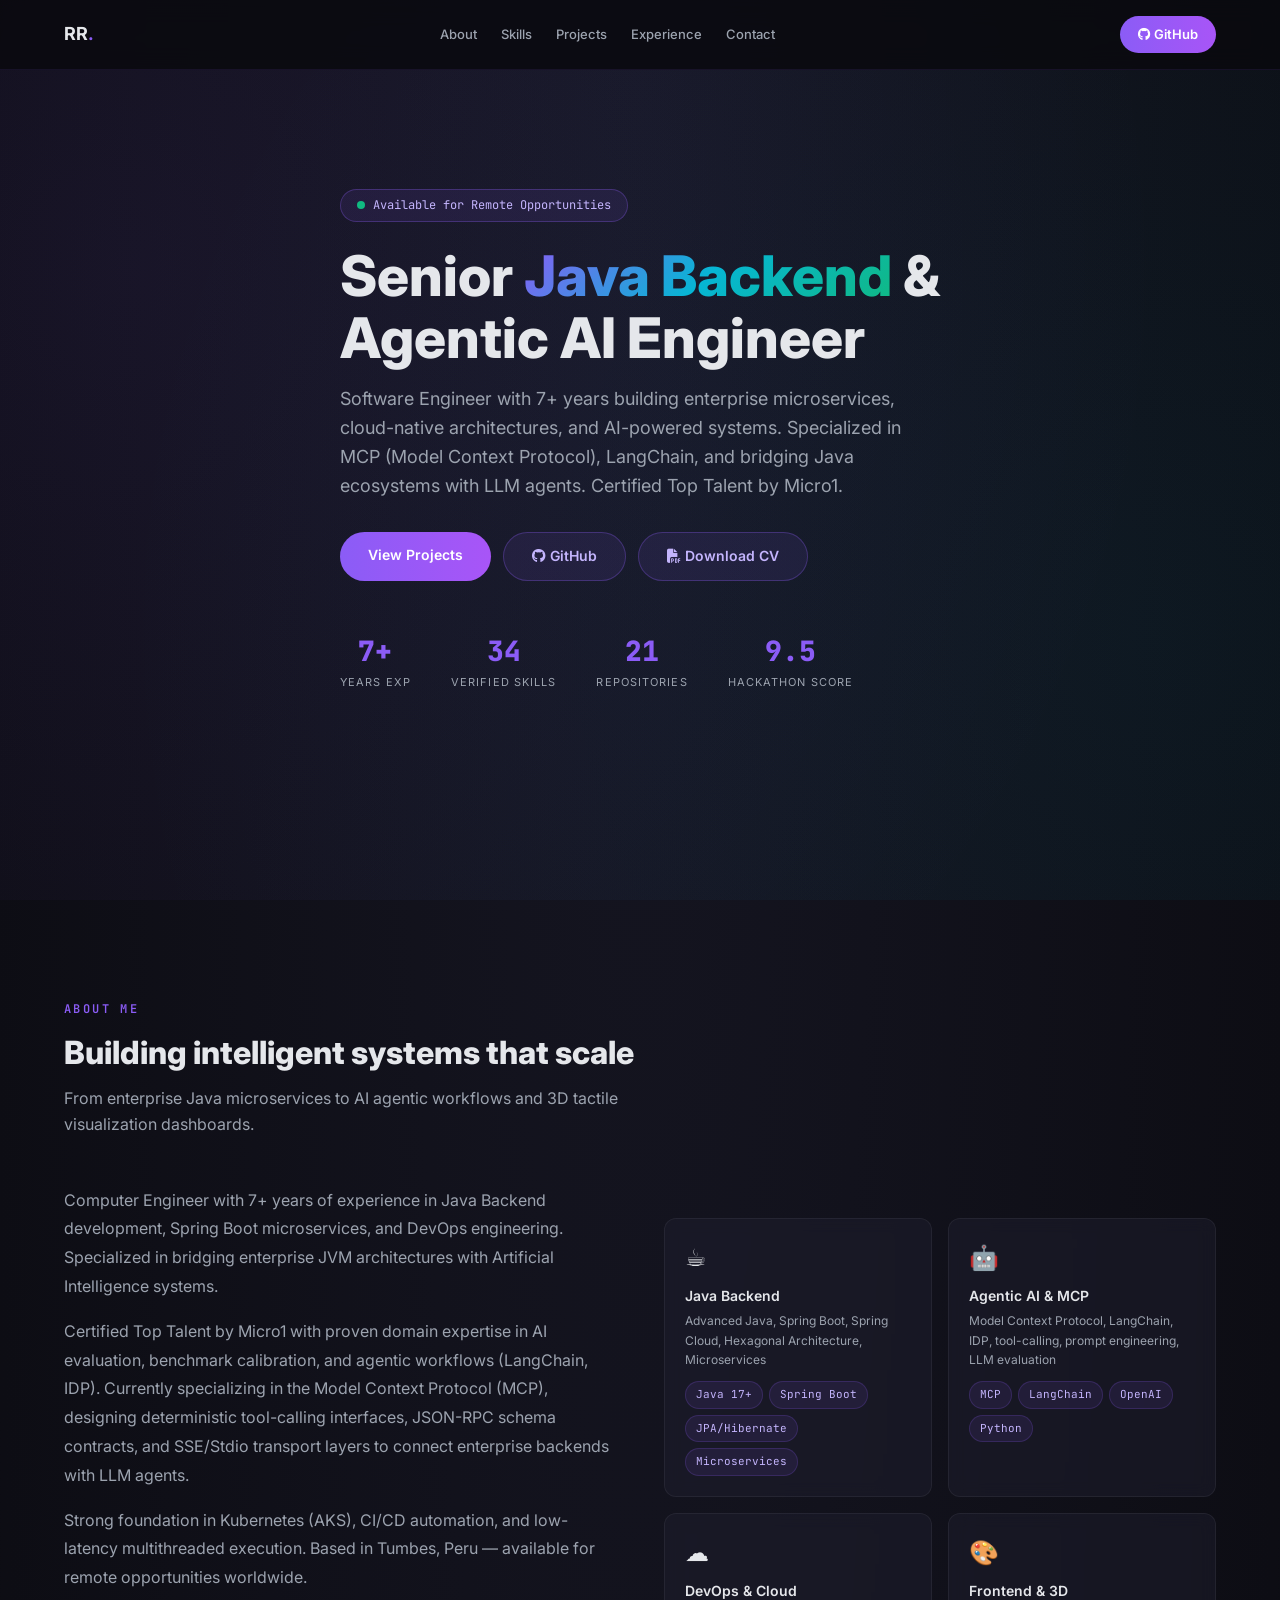
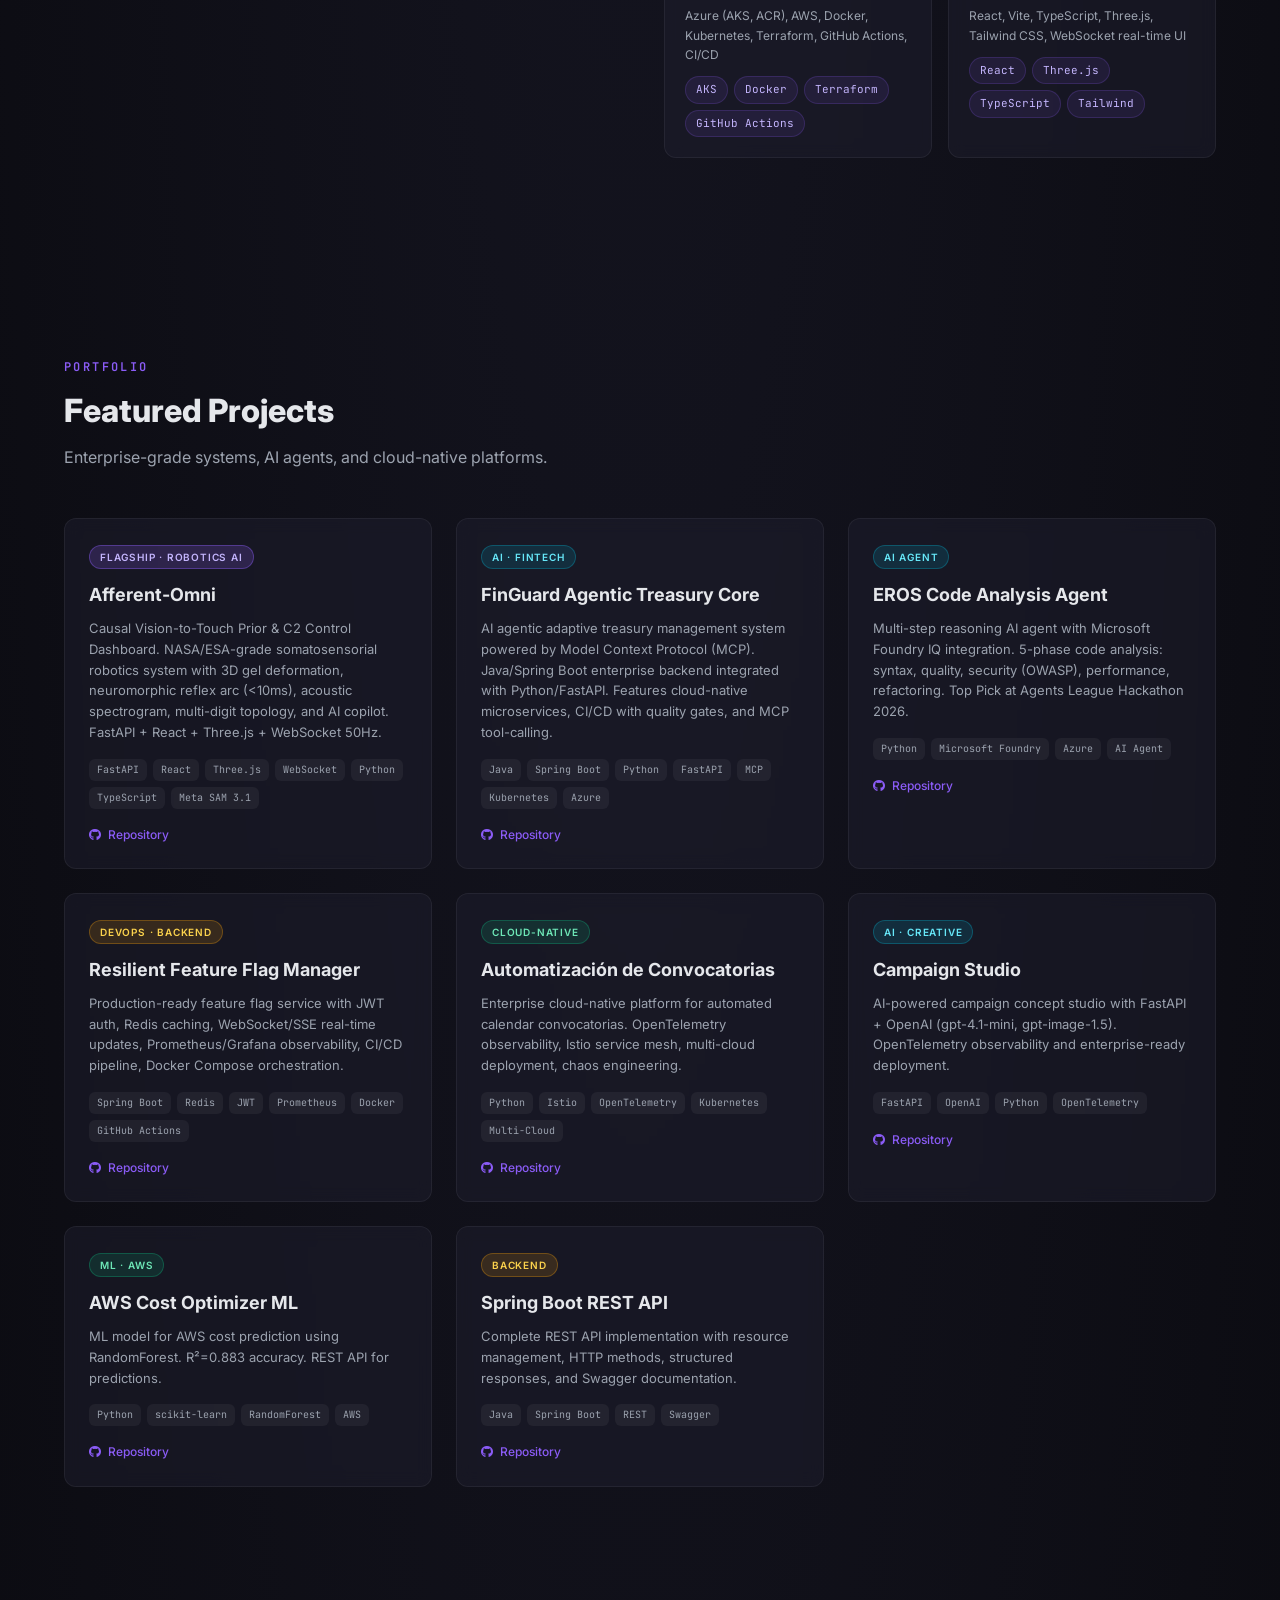
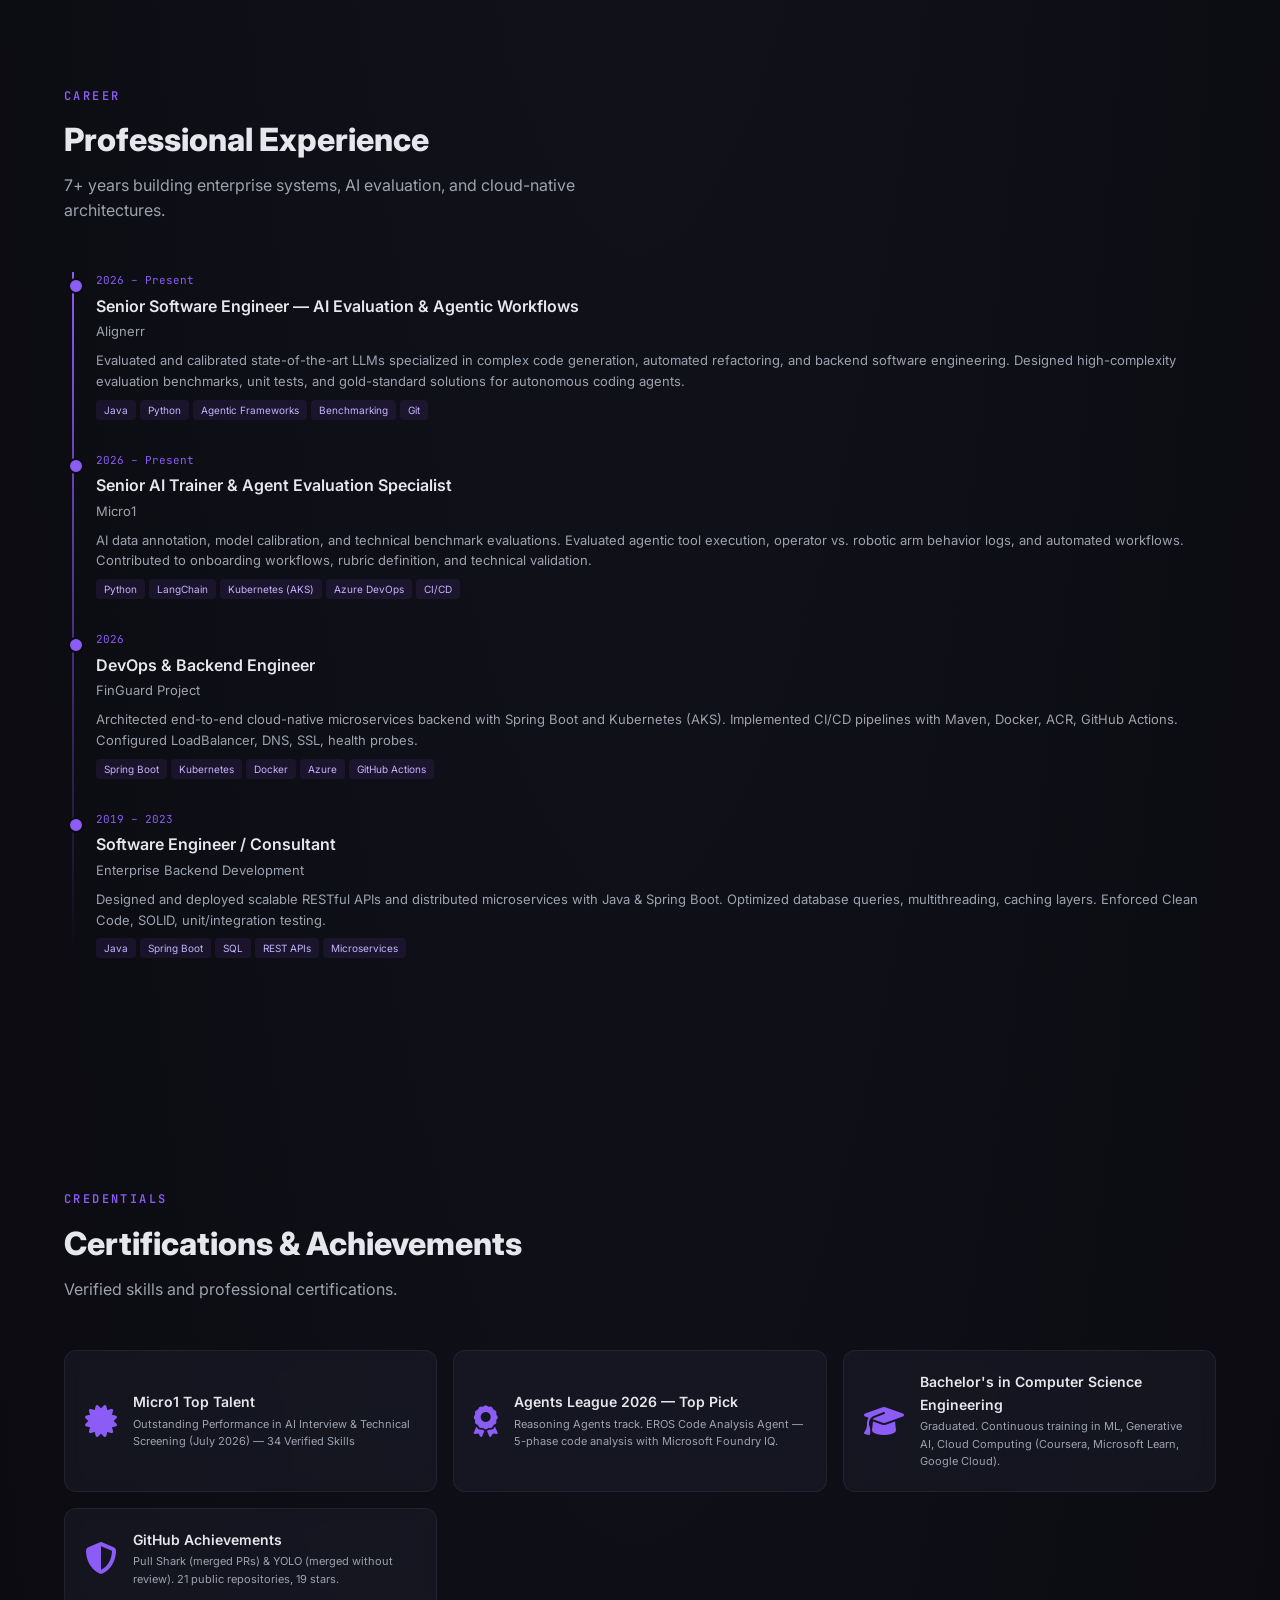
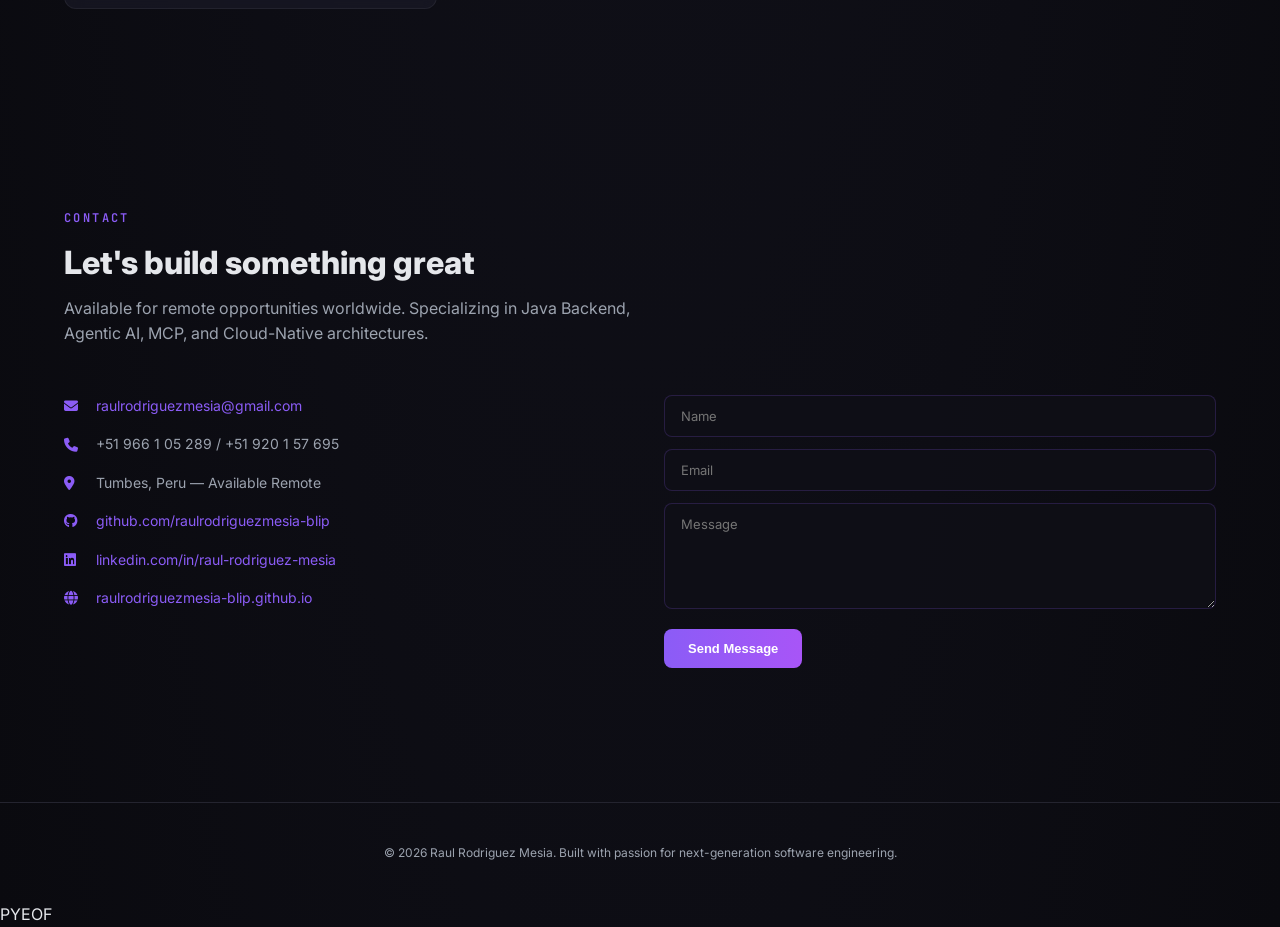
<file: index.html>
<!DOCTYPE html>
<html lang="en">
<head>
  <meta charset="UTF-8">
  <meta name="viewport" content="width=device-width, initial-scale=1.0">
  <title>Raul Rodriguez Mesia — Senior Java Backend & Agentic AI Engineer</title>
  <meta name="description" content="Senior Software Engineer specializing in Java/Spring Boot, MCP (Model Context Protocol), Agentic AI, DevOps, and Cloud-Native architectures. Certified Top Talent by Micro1.">
  <meta name="author" content="Raul Rodriguez Mesia">
  <link rel="preconnect" href="https://fonts.googleapis.com">
  <link rel="preconnect" href="https://fonts.gstatic.com" crossorigin>
  <link href="https://fonts.googleapis.com/css2?family=Inter:wght@300;400;500;600;700;800&family=JetBrains+Mono:wght@400;500;600&display=swap" rel="stylesheet">
  <link rel="stylesheet" href="https://cdnjs.cloudflare.com/ajax/libs/font-awesome/6.5.1/css/all.min.css">

  <style>
    :root {
      --bg: #0a0a0f;
      --panel: #12121a;
      --border: #24242f;
      --text: #e5e7eb;
      --sub: #9ca3af;
      --accent: #8b5cf6;
      --accent2: #06b6d4;
      --safe: #10b981;
      --caution: #f59e0b;
      --danger: #ef4444;
    }

    * { margin: 0; padding: 0; box-sizing: border-box; }
    html { scroll-behavior: smooth; }
    body {
      background: radial-gradient(ellipse at top, #151521, var(--bg));
      color: var(--text);
      font-family: 'Inter', system-ui, -apple-system, sans-serif;
      line-height: 1.6;
      overflow-x: hidden;
    }

    /* Glassmorphism */
    .glass {
      background: rgba(18, 18, 26, 0.7);
      backdrop-filter: blur(12px);
      border: 1px solid rgba(139, 92, 246, 0.15);
      border-radius: 16px;
    }
    .glass-card {
      background: rgba(30, 30, 46, 0.5);
      backdrop-filter: blur(8px);
      border: 1px solid rgba(255, 255, 255, 0.06);
      border-radius: 12px;
      transition: all 0.3s ease;
    }
    .glass-card:hover {
      border-color: rgba(139, 92, 246, 0.4);
      transform: translateY(-4px);
      box-shadow: 0 20px 40px -15px rgba(139, 92, 246, 0.2);
    }

    /* Navbar */
    .navbar {
      position: fixed; top: 0; left: 0; right: 0; z-index: 100;
      background: rgba(10, 10, 15, 0.85); backdrop-filter: blur(12px);
      border-bottom: 1px solid rgba(139, 92, 246, 0.1);
      padding: 16px 0;
    }
    .navbar .container { display: flex; justify-content: space-between; align-items: center; }
    .navbar .logo { font-size: 18px; font-weight: 700; color: var(--text); text-decoration: none; }
    .navbar .logo span { color: var(--accent); }
    .navbar nav { display: flex; gap: 24px; }
    .navbar nav a { color: var(--sub); text-decoration: none; font-size: 13px; font-weight: 500; transition: color 0.2s; }
    .navbar nav a:hover { color: var(--accent); }
    .navbar .cta-btn {
      background: linear-gradient(90deg, #8b5cf6, #a855f7); color: #fff;
      padding: 8px 18px; border-radius: 999px; font-size: 13px; font-weight: 600;
      text-decoration: none; transition: transform 0.2s, box-shadow 0.2s;
    }
    .navbar .cta-btn:hover { transform: scale(1.05); box-shadow: 0 0 20px rgba(139,92,246,0.4); }

    /* Container */
    .container { max-width: 1200px; margin: 0 auto; padding: 0 24px; }

    /* Hero */
    .hero { min-height: 100vh; display: flex; align-items: center; padding-top: 80px; position: relative; overflow: hidden; }
    .hero::before {
      content: ''; position: absolute; top: -50%; left: -50%; width: 200%; height: 200%;
      background: radial-gradient(circle at 30% 40%, rgba(139,92,246,0.08) 0%, transparent 50%),
                  radial-gradient(circle at 70% 60%, rgba(6,182,212,0.06) 0%, transparent 50%);
      animation: float 20s ease-in-out infinite;
    }
    @keyframes float { 0%,100% { transform: translate(0,0); } 50% { transform: translate(-2%,2%); } }
    .hero-content { position: relative; z-index: 1; max-width: 700px; }
    .hero-badge {
      display: inline-flex; align-items: center; gap: 8px;
      background: rgba(139,92,246,0.1); border: 1px solid rgba(139,92,246,0.3);
      border-radius: 999px; padding: 6px 16px; font-size: 12px; color: #c4b5fd;
      margin-bottom: 24px; font-family: 'JetBrains Mono', monospace;
    }
    .hero-badge .dot { width: 8px; height: 8px; border-radius: 50%; background: var(--safe); animation: pulse 2s infinite; }
    @keyframes pulse { 0%,100% { opacity: 1; } 50% { opacity: 0.4; } }
    .hero h1 { font-size: clamp(36px, 5vw, 56px); font-weight: 800; line-height: 1.1; margin-bottom: 16px; }
    .hero h1 .gradient { background: linear-gradient(135deg, #8b5cf6, #06b6d4, #10b981); -webkit-background-clip: text; -webkit-text-fill-color: transparent; background-clip: text; }
    .hero p { font-size: 18px; color: var(--sub); margin-bottom: 32px; max-width: 600px; }
    .hero-buttons { display: flex; gap: 12px; flex-wrap: wrap; }
    .btn-primary {
      background: linear-gradient(90deg, #8b5cf6, #a855f7); color: #fff;
      padding: 12px 28px; border-radius: 999px; font-weight: 600; font-size: 14px;
      text-decoration: none; transition: transform 0.2s, box-shadow 0.2s; border: none; cursor: pointer;
    }
    .btn-primary:hover { transform: scale(1.05); box-shadow: 0 0 30px rgba(139,92,246,0.4); }
    .btn-secondary {
      background: rgba(139,92,246,0.1); border: 1px solid rgba(139,92,246,0.3);
      color: #c4b5fd; padding: 12px 28px; border-radius: 999px; font-weight: 600; font-size: 14px;
      text-decoration: none; transition: all 0.2s;
    }
    .btn-secondary:hover { background: rgba(139,92,246,0.2); border-color: rgba(139,92,246,0.5); }
    .hero-stats { display: flex; gap: 40px; margin-top: 48px; }
    .hero-stats .stat { text-align: center; }
    .hero-stats .stat .number { font-size: 28px; font-weight: 800; color: var(--accent); font-family: 'JetBrains Mono', monospace; }
    .hero-stats .stat .label { font-size: 11px; color: var(--sub); text-transform: uppercase; letter-spacing: 0.1em; }

    /* Sections */
    section { padding: 100px 0; }
    .section-title { font-size: 32px; font-weight: 800; margin-bottom: 8px; }
    .section-subtitle { font-size: 16px; color: var(--sub); margin-bottom: 48px; max-width: 600px; }
    .section-label { font-size: 12px; color: var(--accent); text-transform: uppercase; letter-spacing: 0.2em; font-weight: 600; margin-bottom: 8px; font-family: 'JetBrains Mono', monospace; }

    /* About */
    .about-grid { display: grid; grid-template-columns: 1fr 1fr; gap: 48px; align-items: start; }
    .about-text { font-size: 16px; color: var(--sub); line-height: 1.8; }
    .about-text p { margin-bottom: 16px; }
    .skills-grid { display: grid; grid-template-columns: repeat(auto-fit, minmax(200px, 1fr)); gap: 16px; margin-top: 32px; }
    .skill-card { padding: 20px; }
    .skill-card .icon { font-size: 24px; margin-bottom: 8px; }
    .skill-card h4 { font-size: 14px; font-weight: 600; margin-bottom: 4px; }
    .skill-card p { font-size: 12px; color: var(--sub); }
    .skill-tags { display: flex; flex-wrap: wrap; gap: 6px; margin-top: 12px; }
    .skill-tag { font-size: 11px; padding: 4px 10px; border-radius: 999px; background: rgba(139,92,246,0.1); border: 1px solid rgba(139,92,246,0.2); color: #c4b5fd; font-family: 'JetBrains Mono', monospace; }

    /* Projects */
    .projects-grid { display: grid; grid-template-columns: repeat(auto-fit, minmax(350px, 1fr)); gap: 24px; }
    .project-card { padding: 24px; position: relative; overflow: hidden; }
    .project-card .badge { display: inline-block; font-size: 10px; padding: 3px 10px; border-radius: 999px; margin-bottom: 12px; font-weight: 600; text-transform: uppercase; letter-spacing: 0.08em; }
    .project-card .badge.flagship { background: rgba(139,92,246,0.2); color: #c4b5fd; border: 1px solid rgba(139,92,246,0.4); }
    .project-card .badge.ai { background: rgba(6,182,212,0.15); color: #67e8f9; border: 1px solid rgba(6,182,212,0.3); }
    .project-card .badge.cloud { background: rgba(16,185,129,0.15); color: #6ee7b7; border: 1px solid rgba(16,185,129,0.3); }
    .project-card .badge.java { background: rgba(245,158,11,0.15); color: #fcd34d; border: 1px solid rgba(245,158,11,0.3); }
    .project-card h3 { font-size: 18px; font-weight: 700; margin-bottom: 8px; }
    .project-card p { font-size: 13px; color: var(--sub); line-height: 1.6; margin-bottom: 16px; }
    .project-card .tech-stack { display: flex; flex-wrap: wrap; gap: 6px; margin-bottom: 16px; }
    .project-card .tech-stack span { font-size: 10px; padding: 3px 8px; border-radius: 6px; background: rgba(255,255,255,0.05); color: #9ca3af; font-family: 'JetBrains Mono', monospace; }
    .project-card .links { display: flex; gap: 12px; }
    .project-card .links a { font-size: 12px; color: var(--accent); text-decoration: none; font-weight: 500; transition: color 0.2s; }
    .project-card .links a:hover { color: #c4b5fd; }
    .project-card .links a i { margin-right: 4px; }

    /* Experience */
    .timeline { position: relative; padding-left: 32px; }
    .timeline::before { content: ''; position: absolute; left: 8px; top: 0; bottom: 0; width: 2px; background: linear-gradient(180deg, var(--accent), transparent); }
    .timeline-item { position: relative; margin-bottom: 32px; }
    .timeline-item::before { content: ''; position: absolute; left: -28px; top: 6px; width: 12px; height: 12px; border-radius: 50%; background: var(--accent); border: 2px solid var(--bg); }
    .timeline-item .date { font-size: 11px; color: var(--accent); font-family: 'JetBrains Mono', monospace; margin-bottom: 4px; }
    .timeline-item h4 { font-size: 16px; font-weight: 600; margin-bottom: 2px; }
    .timeline-item .company { font-size: 13px; color: var(--sub); margin-bottom: 8px; }
    .timeline-item p { font-size: 13px; color: var(--sub); line-height: 1.6; }
    .timeline-item .tech { display: flex; flex-wrap: wrap; gap: 4px; margin-top: 8px; }
    .timeline-item .tech span { font-size: 10px; padding: 2px 8px; border-radius: 4px; background: rgba(139,92,246,0.1); color: #c4b5fd; }

    /* Certifications */
    .certs-grid { display: grid; grid-template-columns: repeat(auto-fit, minmax(280px, 1fr)); gap: 16px; }
    .cert-card { padding: 20px; display: flex; align-items: center; gap: 16px; }
    .cert-card .icon { font-size: 32px; color: var(--accent); }
    .cert-card h4 { font-size: 14px; font-weight: 600; margin-bottom: 2px; }
    .cert-card p { font-size: 11px; color: var(--sub); }

    /* Contact */
    .contact-grid { display: grid; grid-template-columns: 1fr 1fr; gap: 48px; }
    .contact-info { display: flex; flex-direction: column; gap: 16px; }
    .contact-item { display: flex; align-items: center; gap: 12px; font-size: 14px; color: var(--sub); }
    .contact-item i { color: var(--accent); width: 20px; }
    .contact-item a { color: var(--accent); text-decoration: none; }
    .contact-form input, .contact-form textarea {
      width: 100%; background: rgba(15,15,23,0.9); border: 1px solid rgba(139,92,246,0.2);
      border-radius: 8px; padding: 12px 16px; color: var(--text); font-size: 13px;
      font-family: 'Inter', sans-serif; margin-bottom: 12px; transition: border-color 0.2s;
    }
    .contact-form input:focus, .contact-form textarea:focus { outline: none; border-color: rgba(139,92,246,0.5); }
    .contact-form button {
      background: linear-gradient(90deg, #8b5cf6, #a855f7); color: #fff;
      border: none; border-radius: 8px; padding: 12px 24px; font-weight: 600; font-size: 13px;
      cursor: pointer; transition: transform 0.2s, box-shadow 0.2s;
    }
    .contact-form button:hover { transform: scale(1.02); box-shadow: 0 0 20px rgba(139,92,246,0.3); }

    /* Footer */
    footer { padding: 40px 0; border-top: 1px solid var(--border); text-align: center; }
    footer p { font-size: 12px; color: var(--sub); }

    /* Responsive */
    @media (max-width: 768px) {
      .about-grid, .contact-grid { grid-template-columns: 1fr; }
      .hero-stats { gap: 20px; }
      .navbar nav { display: none; }
      .projects-grid { grid-template-columns: 1fr; }
    }

    /* Animations */
    .fade-in { opacity: 0; transform: translateY(20px); animation: fadeInUp 0.6s ease forwards; }
    @keyframes fadeInUp { to { opacity: 1; transform: translateY(0); } }
    .delay-1 { animation-delay: 0.1s; }
    .delay-2 { animation-delay: 0.2s; }
    .delay-3 { animation-delay: 0.3s; }
    .delay-4 { animation-delay: 0.4s; }

    /* Scrollbar */
    ::-webkit-scrollbar { width: 6px; }
    ::-webkit-scrollbar-track { background: var(--bg); }
    ::-webkit-scrollbar-thumb { background: rgba(139,92,246,0.3); border-radius: 4px; }
  </style>
</head>
<body>

  <!-- Navbar -->
  <nav class="navbar">
    <div class="container">
      <a href="#inicio" class="logo">RR<span>.</span></a>
      <nav>
        <a href="#sobre-mi">About</a>
        <a href="#skills">Skills</a>
        <a href="#proyectos">Projects</a>
        <a href="#experiencia">Experience</a>
        <a href="#contacto">Contact</a>
      </nav>
      <a href="https://github.com/raulrodriguezmesia-blip" target="_blank" class="cta-btn">
        <i class="fab fa-github"></i> GitHub
      </a>
    </div>
  </nav>

  <!-- Hero -->
  <section class="hero" id="inicio">
    <div class="container">
      <div class="hero-content fade-in">
        <div class="hero-badge">
          <span class="dot"></span>
          Available for Remote Opportunities
        </div>
        <h1>
          Senior <span class="gradient">Java Backend</span> &<br>
          Agentic AI Engineer
        </h1>
        <p>
          Software Engineer with 7+ years building enterprise microservices, cloud-native architectures, and AI-powered systems. Specialized in MCP (Model Context Protocol), LangChain, and bridging Java ecosystems with LLM agents. Certified Top Talent by Micro1.
        </p>
        <div class="hero-buttons">
          <a href="#proyectos" class="btn-primary">View Projects</a>
          <a href="https://github.com/raulrodriguezmesia-blip" target="_blank" class="btn-secondary">
            <i class="fab fa-github"></i> GitHub
          </a>
          <a href="https://raulrodriguezmesia-blip.github.io/Raul_Rodriguez_Mesia_CV.pdf" target="_blank" class="btn-secondary">
            <i class="fas fa-file-pdf"></i> Download CV
          </a>
        </div>
        <div class="hero-stats">
          <div class="stat">
            <div class="number">7+</div>
            <div class="label">Years Exp</div>
          </div>
          <div class="stat">
            <div class="number">34</div>
            <div class="label">Verified Skills</div>
          </div>
          <div class="stat">
            <div class="number">21</div>
            <div class="label">Repositories</div>
          </div>
          <div class="stat">
            <div class="number">9.5</div>
            <div class="label">Hackathon Score</div>
          </div>
        </div>
      </div>
    </div>
  </section>

  <!-- About -->
  <section id="sobre-mi" style="padding: 100px 0;">
    <div class="container">
      <div class="section-label">About Me</div>
      <h2 class="section-title">Building intelligent systems that scale</h2>
      <p class="section-subtitle">From enterprise Java microservices to AI agentic workflows and 3D tactile visualization dashboards.</p>
      <div class="about-grid">
        <div class="about-text">
          <p>
            Computer Engineer with 7+ years of experience in Java Backend development, Spring Boot microservices, and DevOps engineering. Specialized in bridging enterprise JVM architectures with Artificial Intelligence systems.
          </p>
          <p>
            Certified Top Talent by Micro1 with proven domain expertise in AI evaluation, benchmark calibration, and agentic workflows (LangChain, IDP). Currently specializing in the Model Context Protocol (MCP), designing deterministic tool-calling interfaces, JSON-RPC schema contracts, and SSE/Stdio transport layers to connect enterprise backends with LLM agents.
          </p>
          <p>
            Strong foundation in Kubernetes (AKS), CI/CD automation, and low-latency multithreaded execution. Based in Tumbes, Peru — available for remote opportunities worldwide.
          </p>
        </div>
        <div>
          <div class="skills-grid">
            <div class="glass-card skill-card">
              <div class="icon">☕</div>
              <h4>Java Backend</h4>
              <p>Advanced Java, Spring Boot, Spring Cloud, Hexagonal Architecture, Microservices</p>
              <div class="skill-tags">
                <span class="skill-tag">Java 17+</span>
                <span class="skill-tag">Spring Boot</span>
                <span class="skill-tag">JPA/Hibernate</span>
                <span class="skill-tag">Microservices</span>
              </div>
            </div>
            <div class="glass-card skill-card">
              <div class="icon">🤖</div>
              <h4>Agentic AI & MCP</h4>
              <p>Model Context Protocol, LangChain, IDP, tool-calling, prompt engineering, LLM evaluation</p>
              <div class="skill-tags">
                <span class="skill-tag">MCP</span>
                <span class="skill-tag">LangChain</span>
                <span class="skill-tag">OpenAI</span>
                <span class="skill-tag">Python</span>
              </div>
            </div>
            <div class="glass-card skill-card">
              <div class="icon">☁️</div>
              <h4>DevOps & Cloud</h4>
              <p>Azure (AKS, ACR), AWS, Docker, Kubernetes, Terraform, GitHub Actions, CI/CD</p>
              <div class="skill-tags">
                <span class="skill-tag">AKS</span>
                <span class="skill-tag">Docker</span>
                <span class="skill-tag">Terraform</span>
                <span class="skill-tag">GitHub Actions</span>
              </div>
            </div>
            <div class="glass-card skill-card">
              <div class="icon">🎨</div>
              <h4>Frontend & 3D</h4>
              <p>React, Vite, TypeScript, Three.js, Tailwind CSS, WebSocket real-time UI</p>
              <div class="skill-tags">
                <span class="skill-tag">React</span>
                <span class="skill-tag">Three.js</span>
                <span class="skill-tag">TypeScript</span>
                <span class="skill-tag">Tailwind</span>
              </div>
            </div>
          </div>
        </div>
      </div>
    </div>
  </section>

  <!-- Projects -->
  <section id="proyectos" style="padding: 100px 0;">
    <div class="container">
      <div class="section-label">Portfolio</div>
      <h2 class="section-title">Featured Projects</h2>
      <p class="section-subtitle">Enterprise-grade systems, AI agents, and cloud-native platforms.</p>
      <div class="projects-grid">
        <!-- Afferent-Omni (Flagship) -->
        <div class="glass-card project-card fade-in">
          <span class="badge flagship">Flagship · Robotics AI</span>
          <h3>Afferent-Omni</h3>
          <p>Causal Vision-to-Touch Prior & C2 Control Dashboard. NASA/ESA-grade somatosensorial robotics system with 3D gel deformation, neuromorphic reflex arc (<10ms), acoustic spectrogram, multi-digit topology, and AI copilot. FastAPI + React + Three.js + WebSocket 50Hz.</p>
          <div class="tech-stack">
            <span>FastAPI</span><span>React</span><span>Three.js</span><span>WebSocket</span><span>Python</span><span>TypeScript</span><span>Meta SAM 3.1</span>
          </div>
          <div class="links">
            <a href="https://github.com/raulrodriguezmesia-blip/afferent-omni" target="_blank"><i class="fab fa-github"></i> Repository</a>
          </div>
        </div>

        <!-- FinGuard -->
        <div class="glass-card project-card fade-in delay-1">
          <span class="badge ai">AI · Fintech</span>
          <h3>FinGuard Agentic Treasury Core</h3>
          <p>AI agentic adaptive treasury management system powered by Model Context Protocol (MCP). Java/Spring Boot enterprise backend integrated with Python/FastAPI. Features cloud-native microservices, CI/CD with quality gates, and MCP tool-calling.</p>
          <div class="tech-stack">
            <span>Java</span><span>Spring Boot</span><span>Python</span><span>FastAPI</span><span>MCP</span><span>Kubernetes</span><span>Azure</span>
          </div>
          <div class="links">
            <a href="https://github.com/raulrodriguezmesia-blip/finguard-agentic-core" target="_blank"><i class="fab fa-github"></i> Repository</a>
          </div>
        </div>

        <!-- EROS -->
        <div class="glass-card project-card fade-in delay-2">
          <span class="badge ai">AI Agent</span>
          <h3>EROS Code Analysis Agent</h3>
          <p>Multi-step reasoning AI agent with Microsoft Foundry IQ integration. 5-phase code analysis: syntax, quality, security (OWASP), performance, refactoring. Top Pick at Agents League Hackathon 2026.</p>
          <div class="tech-stack">
            <span>Python</span><span>Microsoft Foundry</span><span>Azure</span><span>AI Agent</span>
          </div>
          <div class="links">
            <a href="https://github.com/raulrodriguezmesia-blip/eros-code-analysis-agent" target="_blank"><i class="fab fa-github"></i> Repository</a>
          </div>
        </div>

        <!-- Spring Boot Feature Flag -->
        <div class="glass-card project-card fade-in delay-3">
          <span class="badge java">DevOps · Backend</span>
          <h3>Resilient Feature Flag Manager</h3>
          <p>Production-ready feature flag service with JWT auth, Redis caching, WebSocket/SSE real-time updates, Prometheus/Grafana observability, CI/CD pipeline, Docker Compose orchestration.</p>
          <div class="tech-stack">
            <span>Spring Boot</span><span>Redis</span><span>JWT</span><span>Prometheus</span><span>Docker</span><span>GitHub Actions</span>
          </div>
          <div class="links">
            <a href="https://github.com/raulrodriguezmesia-blip/springboot-feature-flag" target="_blank"><i class="fab fa-github"></i> Repository</a>
          </div>
        </div>

        <!-- Automatizacion Convocatorias -->
        <div class="glass-card project-card fade-in delay-4">
          <span class="badge cloud">Cloud-Native</span>
          <h3>Automatización de Convocatorias</h3>
          <p>Enterprise cloud-native platform for automated calendar convocatorias. OpenTelemetry observability, Istio service mesh, multi-cloud deployment, chaos engineering.</p>
          <div class="tech-stack">
            <span>Python</span><span>Istio</span><span>OpenTelemetry</span><span>Kubernetes</span><span>Multi-Cloud</span>
          </div>
          <div class="links">
            <a href="https://github.com/raulrodriguezmesia-blip/automatizacion-convocatorias" target="_blank"><i class="fab fa-github"></i> Repository</a>
          </div>
        </div>

        <!-- Campaign Studio -->
        <div class="glass-card project-card fade-in">
          <span class="badge ai">AI · Creative</span>
          <h3>Campaign Studio</h3>
          <p>AI-powered campaign concept studio with FastAPI + OpenAI (gpt-4.1-mini, gpt-image-1.5). OpenTelemetry observability and enterprise-ready deployment.</p>
          <div class="tech-stack">
            <span>FastAPI</span><span>OpenAI</span><span>Python</span><span>OpenTelemetry</span>
          </div>
          <div class="links">
            <a href="https://github.com/raulrodriguezmesia-blip/campaign-studio" target="_blank"><i class="fab fa-github"></i> Repository</a>
          </div>
        </div>

        <!-- AWS Cost Optimizer -->
        <div class="glass-card project-card fade-in">
          <span class="badge cloud">ML · AWS</span>
          <h3>AWS Cost Optimizer ML</h3>
          <p>ML model for AWS cost prediction using RandomForest. R²=0.883 accuracy. REST API for predictions.</p>
          <div class="tech-stack">
            <span>Python</span><span>scikit-learn</span><span>RandomForest</span><span>AWS</span>
          </div>
          <div class="links">
            <a href="https://github.com/raulrodriguezmesia-blip/aws-cost-optimizer-ml" target="_blank"><i class="fab fa-github"></i> Repository</a>
          </div>
        </div>

        <!-- Spring Boot API -->
        <div class="glass-card project-card fade-in">
          <span class="badge java">Backend</span>
          <h3>Spring Boot REST API</h3>
          <p>Complete REST API implementation with resource management, HTTP methods, structured responses, and Swagger documentation.</p>
          <div class="tech-stack">
            <span>Java</span><span>Spring Boot</span><span>REST</span><span>Swagger</span>
          </div>
          <div class="links">
            <a href="https://github.com/raulrodriguezmesia-blip/springboot" target="_blank"><i class="fab fa-github"></i> Repository</a>
          </div>
        </div>
      </div>
    </div>
  </section>

  <!-- Experience -->
  <section id="experiencia" style="padding: 100px 0;">
    <div class="container">
      <div class="section-label">Career</div>
      <h2 class="section-title">Professional Experience</h2>
      <p class="section-subtitle">7+ years building enterprise systems, AI evaluation, and cloud-native architectures.</p>
      <div class="timeline">
        <div class="timeline-item fade-in">
          <div class="date">2026 – Present</div>
          <h4>Senior Software Engineer — AI Evaluation & Agentic Workflows</h4>
          <div class="company">Alignerr</div>
          <p>Evaluated and calibrated state-of-the-art LLMs specialized in complex code generation, automated refactoring, and backend software engineering. Designed high-complexity evaluation benchmarks, unit tests, and gold-standard solutions for autonomous coding agents.</p>
          <div class="tech">
            <span>Java</span><span>Python</span><span>Agentic Frameworks</span><span>Benchmarking</span><span>Git</span>
          </div>
        </div>
        <div class="timeline-item fade-in">
          <div class="date">2026 – Present</div>
          <h4>Senior AI Trainer & Agent Evaluation Specialist</h4>
          <div class="company">Micro1</div>
          <p>AI data annotation, model calibration, and technical benchmark evaluations. Evaluated agentic tool execution, operator vs. robotic arm behavior logs, and automated workflows. Contributed to onboarding workflows, rubric definition, and technical validation.</p>
          <div class="tech">
            <span>Python</span><span>LangChain</span><span>Kubernetes (AKS)</span><span>Azure DevOps</span><span>CI/CD</span>
          </div>
        </div>
        <div class="timeline-item fade-in">
          <div class="date">2026</div>
          <h4>DevOps & Backend Engineer</h4>
          <div class="company">FinGuard Project</div>
          <p>Architected end-to-end cloud-native microservices backend with Spring Boot and Kubernetes (AKS). Implemented CI/CD pipelines with Maven, Docker, ACR, GitHub Actions. Configured LoadBalancer, DNS, SSL, health probes.</p>
          <div class="tech">
            <span>Spring Boot</span><span>Kubernetes</span><span>Docker</span><span>Azure</span><span>GitHub Actions</span>
          </div>
        </div>
        <div class="timeline-item fade-in">
          <div class="date">2019 – 2023</div>
          <h4>Software Engineer / Consultant</h4>
          <div class="company">Enterprise Backend Development</div>
          <p>Designed and deployed scalable RESTful APIs and distributed microservices with Java & Spring Boot. Optimized database queries, multithreading, caching layers. Enforced Clean Code, SOLID, unit/integration testing.</p>
          <div class="tech">
            <span>Java</span><span>Spring Boot</span><span>SQL</span><span>REST APIs</span><span>Microservices</span>
          </div>
        </div>
      </div>
    </div>
  </section>

  <!-- Certifications -->
  <section style="padding: 100px 0;">
    <div class="container">
      <div class="section-label">Credentials</div>
      <h2 class="section-title">Certifications & Achievements</h2>
      <p class="section-subtitle">Verified skills and professional certifications.</p>
      <div class="certs-grid">
        <div class="glass-card cert-card fade-in">
          <div class="icon"><i class="fas fa-certificate"></i></div>
          <div>
            <h4>Micro1 Top Talent</h4>
            <p>Outstanding Performance in AI Interview & Technical Screening (July 2026) — 34 Verified Skills</p>
          </div>
        </div>
        <div class="glass-card cert-card fade-in delay-1">
          <div class="icon"><i class="fas fa-award"></i></div>
          <div>
            <h4>Agents League 2026 — Top Pick</h4>
            <p>Reasoning Agents track. EROS Code Analysis Agent — 5-phase code analysis with Microsoft Foundry IQ.</p>
          </div>
        </div>
        <div class="glass-card cert-card fade-in delay-2">
          <div class="icon"><i class="fas fa-graduation-cap"></i></div>
          <div>
            <h4>Bachelor's in Computer Science Engineering</h4>
            <p>Graduated. Continuous training in ML, Generative AI, Cloud Computing (Coursera, Microsoft Learn, Google Cloud).</p>
          </div>
        </div>
        <div class="glass-card cert-card fade-in delay-3">
          <div class="icon"><i class="fas fa-shield-alt"></i></div>
          <div>
            <h4>GitHub Achievements</h4>
            <p>Pull Shark (merged PRs) & YOLO (merged without review). 21 public repositories, 19 stars.</p>
          </div>
        </div>
      </div>
    </div>
  </section>

  <!-- Contact -->
  <section id="contacto" style="padding: 100px 0;">
    <div class="container">
      <div class="section-label">Contact</div>
      <h2 class="section-title">Let's build something great</h2>
      <p class="section-subtitle">Available for remote opportunities worldwide. Specializing in Java Backend, Agentic AI, MCP, and Cloud-Native architectures.</p>
      <div class="contact-grid">
        <div class="contact-info">
          <div class="contact-item">
            <i class="fas fa-envelope"></i>
            <a href="mailto:raulrodriguezmesia@gmail.com">raulrodriguezmesia@gmail.com</a>
          </div>
          <div class="contact-item">
            <i class="fas fa-phone"></i>
            <span>+51 966 1 05 289 / +51 920 1 57 695</span>
          </div>
          <div class="contact-item">
            <i class="fas fa-map-marker-alt"></i>
            <span>Tumbes, Peru — Available Remote</span>
          </div>
          <div class="contact-item">
            <i class="fab fa-github"></i>
            <a href="https://github.com/raulrodriguezmesia-blip" target="_blank">github.com/raulrodriguezmesia-blip</a>
          </div>
          <div class="contact-item">
            <i class="fab fa-linkedin"></i>
            <a href="https://www.linkedin.com/in/raul-rodriguez-mesia/" target="_blank">linkedin.com/in/raul-rodriguez-mesia</a>
          </div>
          <div class="contact-item">
            <i class="fas fa-globe"></i>
            <a href="https://raulrodriguezmesia-blip.github.io/" target="_blank">raulrodriguezmesia-blip.github.io</a>
          </div>
        </div>
        <form class="contact-form" action="https://formspree.io/f/TU_ID_DE_FORMSPREE" method="POST">
          <input type="text" name="nombre" placeholder="Name" required>
          <input type="email" name="email" placeholder="Email" required>
          <textarea name="mensaje" placeholder="Message" rows="5" required></textarea>
          <button type="submit">Send Message</button>
          <p id="form-status" style="margin-top: 1rem; min-height: 1.5em; font-size: 12px;"></p>
        </form>
      </div>
    </div>
  </section>

  <!-- Footer -->
  <footer>
    <div class="container">
      <p>© 2026 Raul Rodriguez Mesia. Built with passion for next-generation software engineering.</p>
    </div>
  </footer>

  <script>
    // Contact form handler
    const contactForm = document.getElementById('contact-form');
    const status = document.getElementById('form-status');
    contactForm.addEventListener('submit', function(e) {
      e.preventDefault();
      const form = e.target;
      status.textContent = 'Sending...';
      status.style.color = 'white';
      fetch(form.action, {
        method: form.method,
        body: new FormData(form),
        headers: { 'Accept': 'application/json' }
      }).then(response => {
        if (response.ok) {
          status.textContent = 'Message sent! Thank you for reaching out.';
          status.style.color = '#10b981';
          form.reset();
        } else {
          status.textContent = 'Oops! There was a problem sending.';
          status.style.color = '#ef4444';
        }
      }).catch(error => {
        status.textContent = 'Network error. Please try again.';
        status.style.color = '#ef4444';
      });
    });

    // Intersection Observer for fade-in animations
    const observer = new IntersectionObserver((entries) => {
      entries.forEach(entry => {
        if (entry.isIntersecting) {
          entry.target.style.animationPlayState = 'running';
        }
      });
    }, { threshold: 0.1 });
    document.querySelectorAll('.fade-in').forEach(el => {
      el.style.animationPlayState = 'paused';
      observer.observe(el);
    });
  </script>
</body>
</html>
PYEOF
</file>
